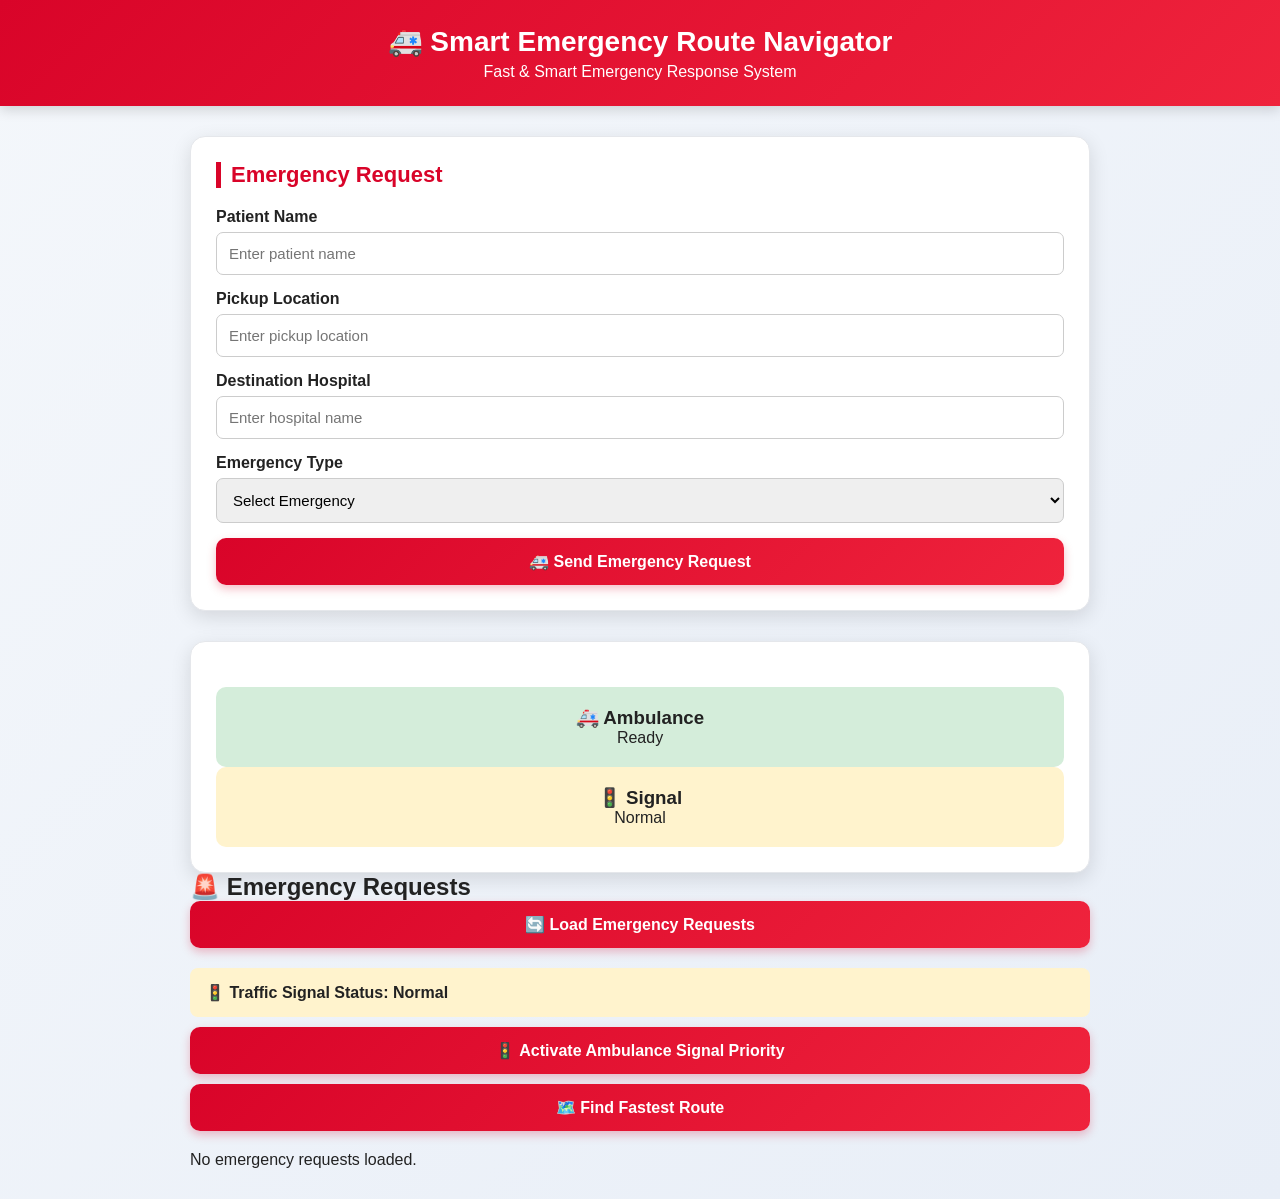
<file: backend/frontend/index.html>
<!DOCTYPE html>
<html lang="en">
<head>
    <meta charset="UTF-8">
    <meta name="viewport" content="width=device-width, initial-scale=1.0">

    <title>Smart Emergency Route Navigator</title>

    <style>
        * {
            margin: 0;
            padding: 0;
            box-sizing: border-box;
            font-family: Arial, sans-serif;
        }

    body {
    background: linear-gradient(135deg, #f4f7fb, #e8eef7);
    color: #222;
    min-height: 100vh;
}
        header {
    background: linear-gradient(135deg, #d90429, #ef233c);
    color: white;
    padding: 25px 20px;
    text-align: center;
    box-shadow: 0 4px 12px rgba(0, 0, 0, 0.15);
}

        header h1 {
            font-size: 28px;
        }

        header p {
            margin-top: 5px;
        }

      .container {
    width: 90%;
    max-width: 900px;
    margin: 30px auto;
}

       .card {
    background: white;
    padding: 25px;
    border-radius: 15px;
    box-shadow: 0 6px 20px rgba(0, 0, 0, 0.12);
    border: 1px solid #e5e7eb;
}

      .card h2 {
    margin-bottom: 20px;
    color: #d90429;
    font-size: 22px;
    font-weight: 700;
    border-left: 5px solid #d90429;
    padding-left: 10px;
}

        .form-group {
            margin-bottom: 15px;
        }

        label {
            display: block;
            margin-bottom: 6px;
            font-weight: bold;
        }

        input,
        select {
            width: 100%;
            padding: 12px;
            border: 1px solid #ccc;
            border-radius: 7px;
            font-size: 15px;
        }

      button {
    width: 100%;
    padding: 14px;
    border: none;
    border-radius: 10px;
    background: linear-gradient(135deg, #d90429, #ef233c);
    color: white;
    font-size: 16px;
    font-weight: bold;
    cursor: pointer;
    transition: 0.3s;
    box-shadow: 0 4px 10px rgba(217, 4, 41, 0.25);
}

    button:hover {
    transform: translateY(-2px);
    box-shadow: 0 6px 15px rgba(217, 4, 41, 0.35);
}

      #message {
    margin-top: 15px;
    padding: 14px;
    border-radius: 10px;
    display: none;
    font-weight: bold;
    text-align: center;
    border: 1px solid #ddd;
}
    </style>
</head>

<body>

    <header>
        <h1>🚑 Smart Emergency Route Navigator</h1>
        <p>Fast & Smart Emergency Response System</p>
    </header>

    <div class="container">

        <div class="card">

            <h2>Emergency Request</h2>

            <form id="emergencyForm">

                <div class="form-group">
                    <label>Patient Name</label>
                    <input
                        type="text"
                        id="patient_name"
                        placeholder="Enter patient name"
                        required
                    >
                </div>

                <div class="form-group">
                    <label>Pickup Location</label>
                    <input
                        type="text"
                        id="pickup_location"
                        placeholder="Enter pickup location"
                        required
                    >
                </div>

                <div class="form-group">
                    <label>Destination Hospital</label>
                    <input
                        type="text"
                        id="destination"
                        placeholder="Enter hospital name"
                        required
                    >
                </div>

                <div class="form-group">
                    <label>Emergency Type</label>

                    <select id="emergency_type" required>
                        <option value="">Select Emergency</option>
                        <option value="Accident">🚗 Accident</option>
                        <option value="Heart Attack">❤️ Heart Attack</option>
                        <option value="Stroke">🧠 Stroke</option>
                        <option value="Critical">🚨 Critical</option>
                        <option value="Other">⚠️ Other</option>
                    </select>
                </div>

                <button type="submit">
                    🚑 Send Emergency Request
                </button>

            </form>

            <div id="message"></div>

        </div>

    </div>
<script>
    document.getElementById("emergencyForm").addEventListener("submit", async function(event) {

        event.preventDefault();

        const patient_name = document.getElementById("patient_name").value;
        const pickup_location = document.getElementById("pickup_location").value;
        const destination = document.getElementById("destination").value;
        const emergency_type = document.getElementById("emergency_type").value;

        const message = document.getElementById("message");

        try {

            const response = await fetch("http://127.0.0.1:5000/emergency", {
                method: "POST",

                headers: {
                    "Content-Type": "application/json"
                },

                body: JSON.stringify({
                    patient_name: patient_name,
                    pickup_location: pickup_location,
                    destination: destination,
                    emergency_type: emergency_type
                })
            });

            const result = await response.json();

            if (response.ok) {

                message.style.display = "block";
                message.innerText =
                    "✅ Emergency request created successfully! Request ID: "
                    + result.request_id;

                message.style.background = "#d4edda";
                message.style.color = "#155724";

              

            } else {

                message.style.display = "block";
                message.innerText = "❌ Something went wrong.";

            }

        } catch (error) {

            message.style.display = "block";
            message.innerText =
                "❌ Backend connection failed. Make sure Flask server is running.";

            message.style.background = "#f8d7da";
            message.style.color = "#721c24";

            console.error(error);
        }

    });
    async function loadEmergencies() {

    const emergencyList = document.getElementById("emergencyList");

    try {

        const response = await fetch(
            "http://127.0.0.1:5000/emergencies"
        );

        const result = await response.json();

        if (!result.emergencies || result.emergencies.length === 0) {

            emergencyList.innerHTML =
                "<p>No emergency requests found.</p>";

            return;
        }

        let html = "";

        result.emergencies.forEach((emergency) => {

            html += `
                <div style="
                    border: 1px solid #ddd;
                    padding: 15px;
                    margin-bottom: 10px;
                    border-radius: 8px;
                ">

                    <strong>🚑 Patient:</strong>
                    ${emergency.patient_name || "N/A"}
                    <br><br>

                    <strong>📍 Pickup:</strong>
                    ${emergency.pickup_location || "N/A"}
                    <br><br>

                    <strong>🏥 Destination:</strong>
                    ${emergency.destination || "N/A"}
                    <br><br>

                    <strong>🚨 Emergency:</strong>
                    ${emergency.emergency_type || "N/A"}
                    <br><br>

                    <strong>🆔 Request ID:</strong>
                    ${emergency.id || "N/A"}

                </div>
            `;
        });

        emergencyList.innerHTML = html;

    } catch (error) {

        emergencyList.innerHTML =
            "❌ Unable to load emergency requests.";

        console.error(error);
    }
}
async function findRoute() {

    const pickup = document.getElementById("pickup_location").value;
    const destination = document.getElementById("destination").value;

    if (!pickup || !destination) {
        alert("⚠️ Please enter pickup location and destination first.");
        return;
    }

    const routeUrl =
        "https://www.google.com/maps/dir/?api=1" +
        "&origin=" + encodeURIComponent(pickup) +
        "&destination=" + encodeURIComponent(destination) +
        "&travelmode=driving";

   window.open(routeUrl, "_blank");
}
async function activateSignalPriority() {

    const signalStatus = document.getElementById("signalStatus");
    const dashboardSignal = document.getElementById("dashboardSignal");
    const ambulanceStatus = document.getElementById("ambulanceStatus");

    signalStatus.innerHTML =
        "🚦 Traffic Signal Status: 🟡 Activating...";

    signalStatus.style.background = "#fff3cd";
    signalStatus.style.color = "#856404";

    try {

        const response = await fetch(
            "http://127.0.0.1:5000/activate-signal",
            {
                method: "POST",
                headers: {
                    "Content-Type": "application/json"
                },
                body: JSON.stringify({
                    ambulance: true
                })
            }
        );

        const data = await response.json();

        if (response.ok) {

            dashboardSignal.innerText = "🟢 Priority Active";
            dashboardSignal.style.color = "#155724";

            ambulanceStatus.innerText = "🚑 Priority Active";
            ambulanceStatus.style.color = "#155724";

            signalStatus.innerHTML =
                "🚦 Traffic Signal Status: 🟢 AMBULANCE PRIORITY ACTIVE";

            signalStatus.style.background = "#d4edda";
            signalStatus.style.color = "#155724";

            alert("🚑 " + data.message);

        } else {

            signalStatus.innerHTML =
                "🚦 Traffic Signal Status: 🔴 Activation Failed";

            signalStatus.style.background = "#f8d7da";
            signalStatus.style.color = "#721c24";

            alert("❌ " + data.message);
        }

    } catch (error) {

        signalStatus.innerHTML =
            "🚦 Traffic Signal Status: 🔴 Backend Connection Failed";

        signalStatus.style.background = "#f8d7da";
        signalStatus.style.color = "#721c24";

        alert(
            "❌ Backend connection failed. Make sure Flask server is running."
        );

        console.error(error);
    }
}
</script>
<div class="container">

    <div class="card">

       <div style="display: flex; gap: 15px; margin-bottom: 20px; flex-wrap: wrap;"></div>

    <div style="
        flex: 1;
        background: #d4edda;
        padding: 20px;
        border-radius: 10px;
        text-align: center;
    ">
        <h3>🚑 Ambulance</h3>
        <p id="ambulanceStatus">Ready</p>
    </div>

    <div style="
        flex: 1;
        background: #fff3cd;
        padding: 20px;
        border-radius: 10px;
        text-align: center;
    ">
        <h3>🚦 Signal</h3>
        <p id="dashboardSignal">Normal</p>
    </div>

</div>
        <h2>🚨 Emergency Requests</h2>

        <button onclick="loadEmergencies()">
            🔄 Load Emergency Requests
        </button>
        <div id="signalStatus"
     style="
        margin-top: 20px;
        padding: 15px;
        background: #fff3cd;
        border-radius: 8px;
        font-weight: bold;
     ">

    🚦 Traffic Signal Status:
    <span>Normal</span>

</div>

<button onclick="activateSignalPriority()"
        style="margin-top: 10px;">
    🚦 Activate Ambulance Signal Priority
</button>
        
        <button onclick="findRoute()"
                style="margin-top: 10px;">
            🗺️ Find Fastest Route
        </button> 

        <div id="emergencyList" style="margin-top: 20px;">
            No emergency requests loaded.
        </div>

    </div>

</div>
</body>
</html>
</file>
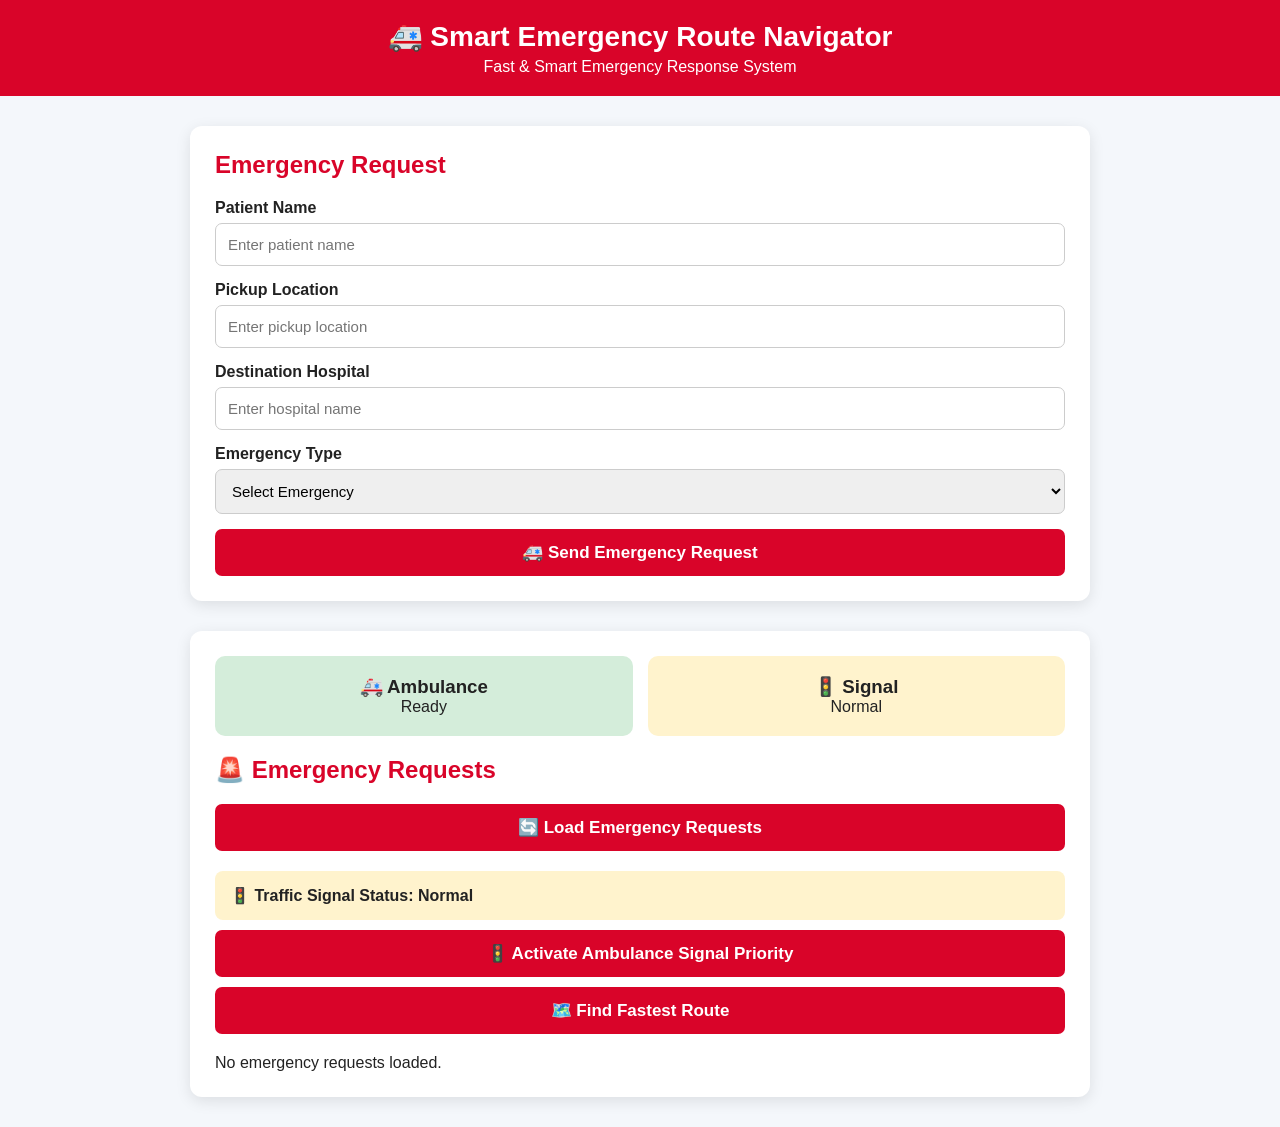
<file: backend/frontend/index_backup.html>
<!DOCTYPE html>
<html lang="en">
<head>
    <meta charset="UTF-8">
    <meta name="viewport" content="width=device-width, initial-scale=1.0">

    <title>Smart Emergency Route Navigator</title>

    <style>
        * {
            margin: 0;
            padding: 0;
            box-sizing: border-box;
            font-family: Arial, sans-serif;
        }

        body {
            background: #f4f7fb;
            color: #222;
        }

        header {
            background: #d90429;
            color: white;
            padding: 20px;
            text-align: center;
        }

        header h1 {
            font-size: 28px;
        }

        header p {
            margin-top: 5px;
        }

        .container {
            width: 90%;
            max-width: 900px;
            margin: 30px auto;
        }

        .card {
            background: white;
            padding: 25px;
            border-radius: 12px;
            box-shadow: 0 4px 15px rgba(0,0,0,0.1);
        }

        .card h2 {
            margin-bottom: 20px;
            color: #d90429;
        }

        .form-group {
            margin-bottom: 15px;
        }

        label {
            display: block;
            margin-bottom: 6px;
            font-weight: bold;
        }

        input,
        select {
            width: 100%;
            padding: 12px;
            border: 1px solid #ccc;
            border-radius: 7px;
            font-size: 15px;
        }

        button {
            width: 100%;
            padding: 13px;
            border: none;
            border-radius: 7px;
            background: #d90429;
            color: white;
            font-size: 17px;
            font-weight: bold;
            cursor: pointer;
        }

        button:hover {
            background: #b00320;
        }

        #message {
            margin-top: 15px;
            padding: 10px;
            border-radius: 7px;
            display: none;
        }
    </style>
</head>

<body>

    <header>
        <h1>🚑 Smart Emergency Route Navigator</h1>
        <p>Fast & Smart Emergency Response System</p>
    </header>

    <div class="container">

        <div class="card">

            <h2>Emergency Request</h2>

            <form id="emergencyForm">

                <div class="form-group">
                    <label>Patient Name</label>
                    <input
                        type="text"
                        id="patient_name"
                        placeholder="Enter patient name"
                        required
                    >
                </div>

                <div class="form-group">
                    <label>Pickup Location</label>
                    <input
                        type="text"
                        id="pickup_location"
                        placeholder="Enter pickup location"
                        required
                    >
                </div>

                <div class="form-group">
                    <label>Destination Hospital</label>
                    <input
                        type="text"
                        id="destination"
                        placeholder="Enter hospital name"
                        required
                    >
                </div>

                <div class="form-group">
                    <label>Emergency Type</label>

                    <select id="emergency_type" required>
                        <option value="">Select Emergency</option>
                        <option value="Accident">🚗 Accident</option>
                        <option value="Heart Attack">❤️ Heart Attack</option>
                        <option value="Stroke">🧠 Stroke</option>
                        <option value="Critical">🚨 Critical</option>
                        <option value="Other">⚠️ Other</option>
                    </select>
                </div>

                <button type="submit">
                    🚑 Send Emergency Request
                </button>

            </form>

            <div id="message"></div>

        </div>

    </div>
<script>
    document.getElementById("emergencyForm").addEventListener("submit", async function(event) {

        event.preventDefault();

        const patient_name = document.getElementById("patient_name").value;
        const pickup_location = document.getElementById("pickup_location").value;
        const destination = document.getElementById("destination").value;
        const emergency_type = document.getElementById("emergency_type").value;

        const message = document.getElementById("message");

        try {

            const response = await fetch("http://127.0.0.1:5000/emergency", {
                method: "POST",

                headers: {
                    "Content-Type": "application/json"
                },

                body: JSON.stringify({
                    patient_name: patient_name,
                    pickup_location: pickup_location,
                    destination: destination,
                    emergency_type: emergency_type
                })
            });

            const result = await response.json();

            if (response.ok) {

                message.style.display = "block";
                message.innerText =
                    "✅ Emergency request created successfully! Request ID: "
                    + result.request_id;

                message.style.background = "#d4edda";
                message.style.color = "#155724";

                document.getElementById("emergencyForm").reset();

            } else {

                message.style.display = "block";
                message.innerText = "❌ Something went wrong.";

            }

        } catch (error) {

            message.style.display = "block";
            message.innerText =
                "❌ Backend connection failed. Make sure Flask server is running.";

            message.style.background = "#f8d7da";
            message.style.color = "#721c24";

            console.error(error);
        }

    });
    async function loadEmergencies() {

    const emergencyList = document.getElementById("emergencyList");

    try {

        const response = await fetch(
            "http://127.0.0.1:5000/emergencies"
        );

        const result = await response.json();

        if (!result.emergencies || result.emergencies.length === 0) {

            emergencyList.innerHTML =
                "<p>No emergency requests found.</p>";

            return;
        }

        let html = "";

        result.emergencies.forEach((emergency) => {

            html += `
                <div style="
                    border: 1px solid #ddd;
                    padding: 15px;
                    margin-bottom: 10px;
                    border-radius: 8px;
                ">

                    <strong>🚑 Patient:</strong>
                    ${emergency.patient_name || "N/A"}
                    <br><br>

                    <strong>📍 Pickup:</strong>
                    ${emergency.pickup_location || "N/A"}
                    <br><br>

                    <strong>🏥 Destination:</strong>
                    ${emergency.destination || "N/A"}
                    <br><br>

                    <strong>🚨 Emergency:</strong>
                    ${emergency.emergency_type || "N/A"}
                    <br><br>

                    <strong>🆔 Request ID:</strong>
                    ${emergency.id || "N/A"}

                </div>
            `;
        });

        emergencyList.innerHTML = html;

    } catch (error) {

        emergencyList.innerHTML =
            "❌ Unable to load emergency requests.";

        console.error(error);
    }
}
async function findRoute() {

    const pickup = document.getElementById("pickup_location").value;
    const destination = document.getElementById("destination").value;

    if (!pickup || !destination) {
        alert("⚠️ Please enter pickup location and destination first.");
        return;
    }

    const routeUrl =
        "https://www.google.com/maps/dir/?api=1" +
        "&origin=" + encodeURIComponent(pickup) +
        "&destination=" + encodeURIComponent(destination) +
        "&travelmode=driving";

   window.open(routeUrl, "_blank");
}
async function activateSignalPriority() {

    const signalStatus = document.getElementById("signalStatus");
    const dashboardSignal = document.getElementById("dashboardSignal");
    const ambulanceStatus = document.getElementById("ambulanceStatus");

    signalStatus.innerHTML =
        "🚦 Traffic Signal Status: 🟡 Activating...";

    signalStatus.style.background = "#fff3cd";
    signalStatus.style.color = "#856404";

    try {

        const response = await fetch(
            "http://127.0.0.1:5000/activate-signal",
            {
                method: "POST",
                headers: {
                    "Content-Type": "application/json"
                },
                body: JSON.stringify({
                    ambulance: true
                })
            }
        );

        const data = await response.json();

        if (response.ok) {

            dashboardSignal.innerText = "🟢 Priority Active";
            dashboardSignal.style.color = "#155724";

            ambulanceStatus.innerText = "🚑 Priority Active";
            ambulanceStatus.style.color = "#155724";

            signalStatus.innerHTML =
                "🚦 Traffic Signal Status: 🟢 AMBULANCE PRIORITY ACTIVE";

            signalStatus.style.background = "#d4edda";
            signalStatus.style.color = "#155724";

            alert("🚑 " + data.message);

        } else {

            signalStatus.innerHTML =
                "🚦 Traffic Signal Status: 🔴 Activation Failed";

            signalStatus.style.background = "#f8d7da";
            signalStatus.style.color = "#721c24";

            alert("❌ " + data.message);
        }

    } catch (error) {

        signalStatus.innerHTML =
            "🚦 Traffic Signal Status: 🔴 Backend Connection Failed";

        signalStatus.style.background = "#f8d7da";
        signalStatus.style.color = "#721c24";

        alert(
            "❌ Backend connection failed. Make sure Flask server is running."
        );

        console.error(error);
    }
}
</script>
<div class="container">

    <div class="card">

        <div style="display: flex; gap: 15px; margin-bottom: 20px;">

    <div style="
        flex: 1;
        background: #d4edda;
        padding: 20px;
        border-radius: 10px;
        text-align: center;
    ">
        <h3>🚑 Ambulance</h3>
        <p id="ambulanceStatus">Ready</p>
    </div>

    <div style="
        flex: 1;
        background: #fff3cd;
        padding: 20px;
        border-radius: 10px;
        text-align: center;
    ">
        <h3>🚦 Signal</h3>
        <p id="dashboardSignal">Normal</p>
    </div>

</div>
        <h2>🚨 Emergency Requests</h2>

        <button onclick="loadEmergencies()">
            🔄 Load Emergency Requests
        </button>
        <div id="signalStatus"
     style="
        margin-top: 20px;
        padding: 15px;
        background: #fff3cd;
        border-radius: 8px;
        font-weight: bold;
     ">

    🚦 Traffic Signal Status:
    <span>Normal</span>

</div>

<button onclick="activateSignalPriority()"
        style="margin-top: 10px;">
    🚦 Activate Ambulance Signal Priority
</button>
        
        <button onclick="findRoute()"
                style="margin-top: 10px;">
            🗺️ Find Fastest Route
        </button> 

        <div id="emergencyList" style="margin-top: 20px;">
            No emergency requests loaded.
        </div>

    </div>

</div>
</body>
</html>
</file>
